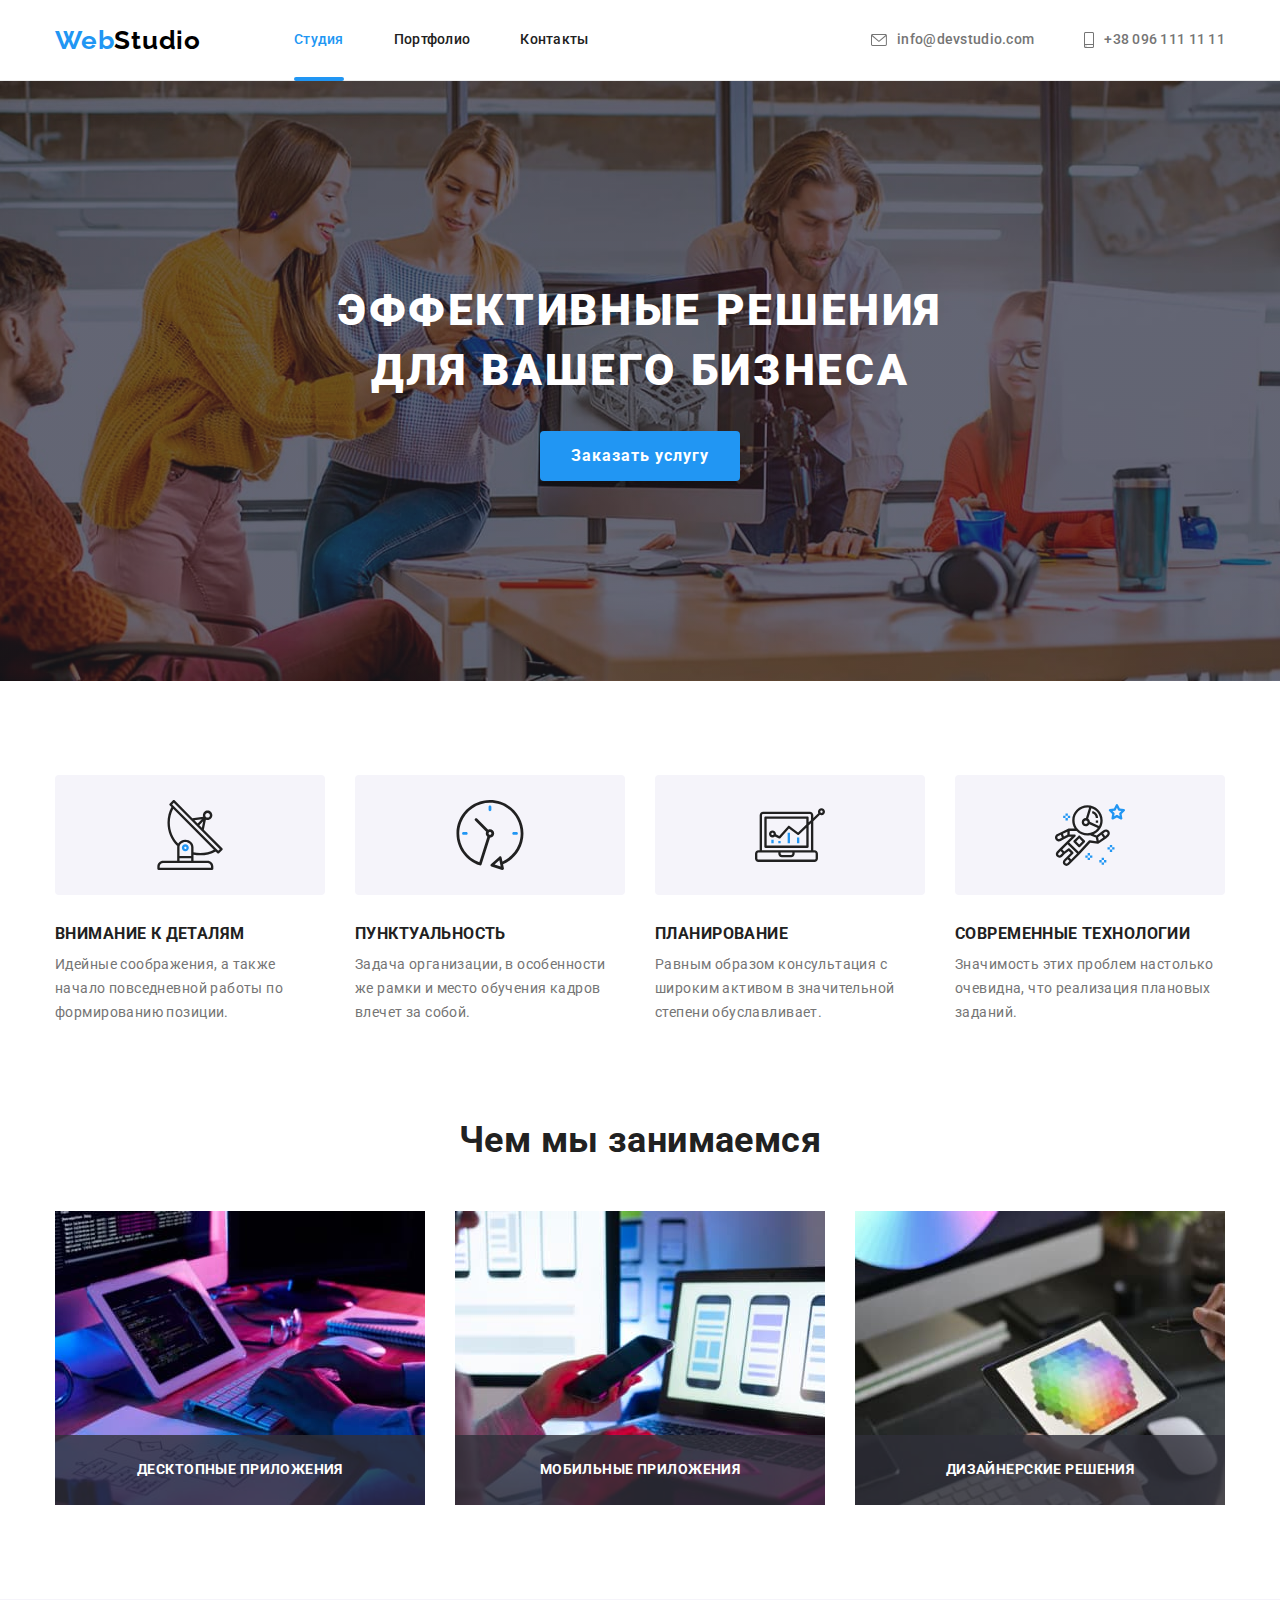
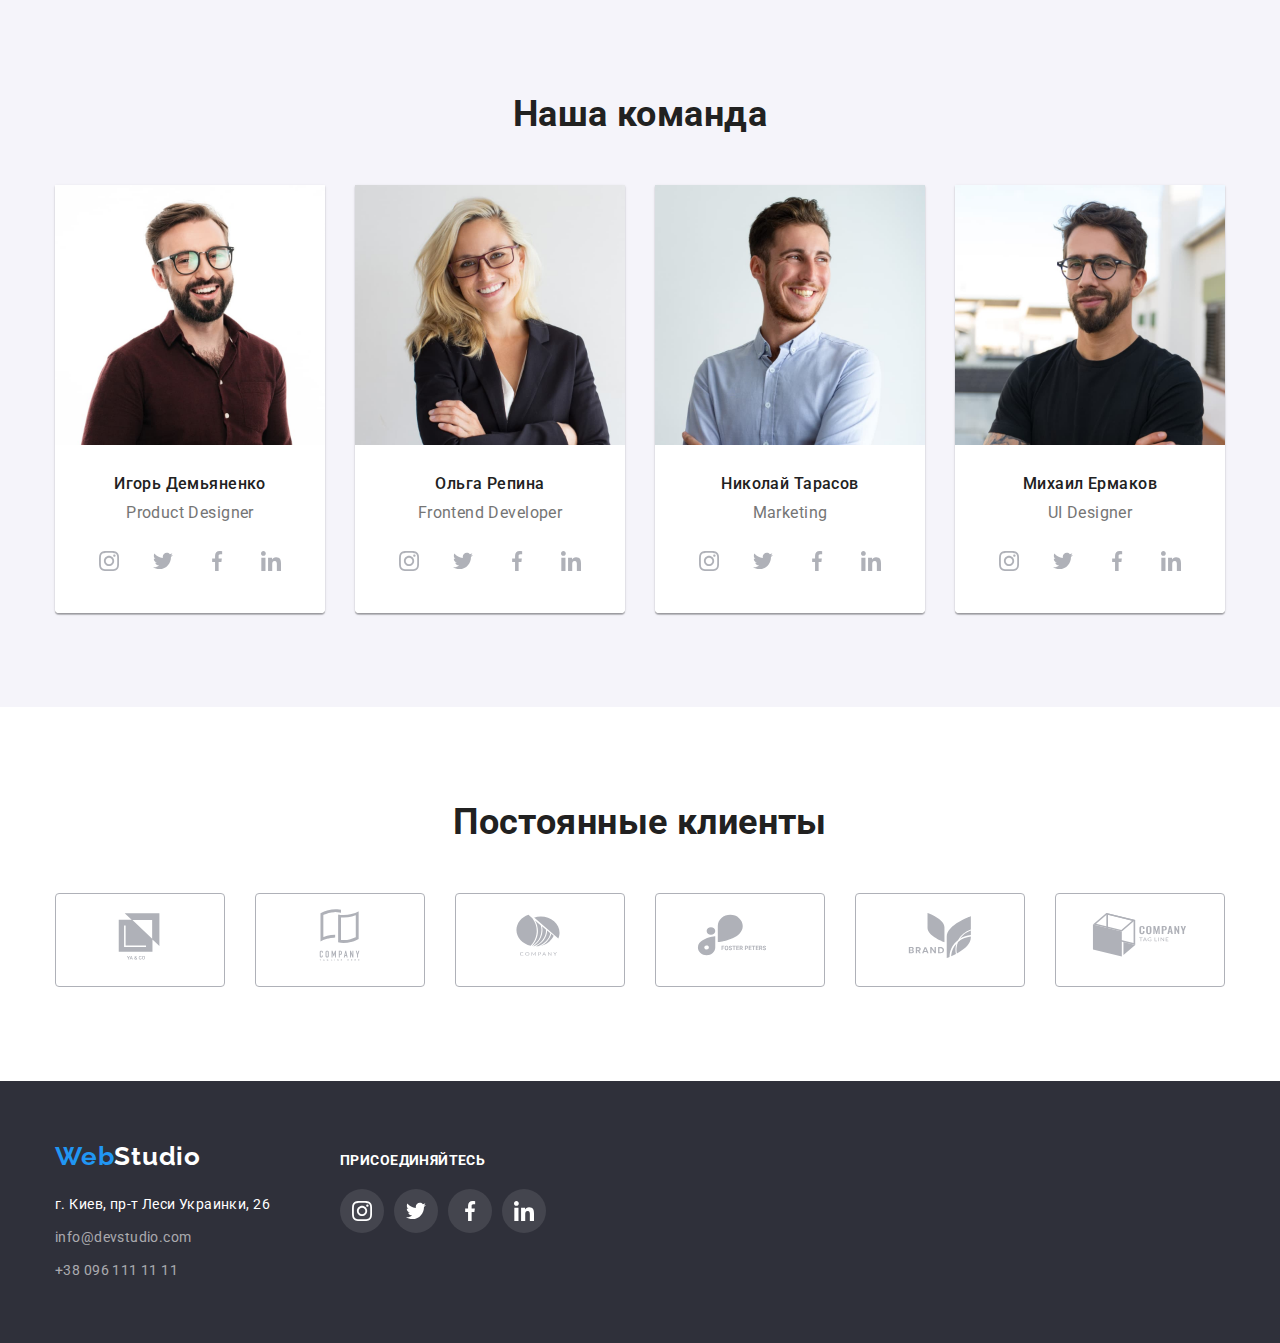
<file: index.html>
<!DOCTYPE html>
<html lang="ru">
  <head>
    <meta charset="UTF-8" />
    <meta http-equiv="X-UA-Compatible" content="IE=edge" />
    <meta name="viewport" content="width=device-width, initial-scale=1.0" />
    <title>Document</title>
    <link
      rel="stylesheet"
      href="https://cdnjs.cloudflare.com/ajax/libs/modern-normalize/1.1.0/modern-normalize.css"
    />
    <link rel="preconnect" href="https://fonts.googleapis.com" />
    <link rel="preconnect" href="https://fonts.gstatic.com" crossorigin />
    <link
      href="https://fonts.googleapis.com/css2?family=Raleway:wght@700&family=Roboto:wght@400;500;700;900&display=swap"
      rel="stylesheet"
    />
    <link rel="stylesheet" href="./css/styles.css" />
  </head>
  <body>
    <header class="header">
      <div class="container">
        <nav class="header-navigation">
          <a class="blue-logo" href="">Web<span class="logo">Studio</span> </a>
          <ul class="nav">
            <li class="nav-item">
              <a class="nav-link current" href="./index.html">Студия</a>
            </li>
            <li class="nav-item">
              <a class="nav-link" href="./portfolio.html">Портфолио</a>
            </li>
            <li class="nav-item">
              <a class="nav-link" href="">Контакты</a>
            </li>
          </ul>
        </nav>
        <ul class="contacts">
          <li class="contacts-item">
            <a class="contacts-link" href="mailto:info@devstudio.com">
              <svg class="nav-contacts-icon" width="16" height="12">
                <use href="./images/sprite.svg#icon-envelope"></use>
              </svg>
              info@devstudio.com
            </a>
          </li>
          <li class="contacts-item">
            <a class="contacts-link" href="tel:+380961111111">
              <svg class="nav-contacts-icon" width="10" height="16">
                <use href="./images/sprite.svg#icon-smartphone"></use>
              </svg>
              +38 096 111 11 11
            </a>
          </li>
        </ul>
      </div>
    </header>
    <main>
      <section class="hero">
        <div class="container">
          <h1 class="hero-title">
            Эффективные решения <br />
            для вашего бизнеса
          </h1>
          <button class="hero-btn" type="button" data-modal-open>Заказать услугу</button>
        </div>
      </section>
      <section class="section">
        <div class="container">
          <h2 class="visually-hidden">Наши преимущества</h2>
          <ul class="features">
            <li class="features-item">
              <div class="features-icon">
                <svg width="70" height="70">
                  <use href="./images/sprite.svg#icon-antenna"></use>
                </svg>
              </div>
              <h3 class="features-title">Внимание к деталям</h3>
              <p class="features-text">
                Идейные соображения, а также начало повседневной работы по формированию позиции.
              </p>
            </li>
            <li class="features-item">
              <div class="features-icon">
                <svg width="70" height="70">
                  <use href="./images/sprite.svg#icon-clock"></use>
                </svg>
              </div>
              <h3 class="features-title">Пунктуальность</h3>
              <p class="features-text">
                Задача организации, в особенности же рамки и место обучения кадров влечет за собой.
              </p>
            </li>
            <li class="features-item">
              <div class="features-icon">
                <svg width="70" height="70">
                  <use href="./images/sprite.svg#icon-diagram"></use>
                </svg>
              </div>
              <h3 class="features-title">Планирование</h3>
              <p class="features-text">
                Равным образом консультация с широким активом в значительной степени обуславливает.
              </p>
            </li>
            <li class="features-item">
              <div class="features-icon">
                <svg width="70" height="70">
                  <use href="./images/sprite.svg#icon-astronaut"></use>
                </svg>
              </div>
              <h3 class="features-title">Современные технологии</h3>
              <p class="features-text">
                Значимость этих проблем настолько очевидна, что реализация плановых заданий.
              </p>
            </li>
          </ul>
        </div>
      </section>
      <section class="work-section section">
        <div class="container">
          <h2 class="second-title">Чем мы занимаемся</h2>
          <ul class="works">
            <li class="works-item">
              <img src="./images/image1.jpg" alt="Написание кода" width="370" height="294" />
              <div class="picture-caption">
                <h3 class="caption-title">Десктопные приложения</р>
              </div>
            </li>
            <li class="works-item">
              <img src="./images/image2.jpg" alt="Разработка приложений" width="370" height="294" />
              <div class="picture-caption">
              <h3 class="caption-title">Мобильные приложения</h3>
            </div>
            </li>
            <li class="works-item">
              <img src="./images/image3.jpg" alt="Оформление" width="370" height="294" />
              <div class="picture-caption">
              <h3 class="caption-title">Дизайнерские решения</h3>
            </div>
            </li>
          </ul>
        </div>
      </section>
      <section class="team-section section">
        <div class="container">
          <h2 class="second-title">Наша команда</h2>
          <ul class="team">
            <li class="team-item">
              <img src="./images/photo1.jpg" alt="Игорь Демьяненко" width="270" height="260" />
              <div class="description-block">
                <h3 class="team-title">Игорь Демьяненко</h3>
                <p class="team-text">Product Designer</p>
                <ul class="master-socials socials-list">
                  <li class="socials-item">
                    <a href="" class="socials-link">
                      <svg class="socials-icon" width="20" height="20">
                        <use href="./images/sprite.svg#icon-instagram"></use>
                      </svg>
                    </a>
                  </li>
                  <li class="socials-item">
                    <a href="" class="socials-link">
                      <svg class="socials-icon" width="20" height="20">
                        <use href="./images/sprite.svg#icon-twitter"></use>
                      </svg>
                    </a>
                  </li>
                  <li class="socials-item">
                    <a href="" class="socials-link">
                      <svg class="socials-icon" width="20" height="20">
                        <use href="./images/sprite.svg#icon-facebook"></use>
                      </svg>
                    </a>
                  </li>
                  <li class="socials-item">
                    <a href="" class="socials-link">
                      <svg class="socials-icon" width="20" height="20">
                        <use href="./images/sprite.svg#icon-linkedin"></use>
                      </svg>
                    </a>
                  </li>
                </ul>
              </div>
            </li>
            <li class="team-item">
              <img src="./images/photo2.jpg" alt="Ольга Репина" width="270" height="260" />
              <div class="description-block">
                <h3 class="team-title">Ольга Репина</h3>
                <p class="team-text">Frontend Developer</p>
                <ul class="master-socials socials-list">
                  <li class="socials-item">
                    <a href="" class="socials-link">
                      <svg class="socials-icon" width="20" height="20">
                        <use href="./images/sprite.svg#icon-instagram"></use>
                      </svg>
                    </a>
                  </li>
                  <li class="socials-item">
                    <a href="" class="socials-link">
                      <svg class="socials-icon" width="20" height="20">
                        <use href="./images/sprite.svg#icon-twitter"></use>
                      </svg>
                    </a>
                  </li>
                  <li class="socials-item">
                    <a href="" class="socials-link">
                      <svg class="socials-icon" width="20" height="20">
                        <use href="./images/sprite.svg#icon-facebook"></use>
                      </svg>
                    </a>
                  </li>
                  <li class="socials-item">
                    <a href="" class="socials-link">
                      <svg class="socials-icon" width="20" height="20">
                        <use href="./images/sprite.svg#icon-linkedin"></use>
                      </svg>
                    </a>
                  </li>
                </ul>
              </div>
            </li>
            <li class="team-item">
              <img src="./images/photo3.jpg" alt="Николай Тарасов" width="270" height="260" />
              <div class="description-block">
                <h3 class="team-title">Николай Тарасов</h3>
                <p class="team-text">Marketing</p>
                <ul class="master-socials socials-list">
                  <li class="socials-item">
                    <a href="" class="socials-link">
                      <svg class="socials-icon" width="20" height="20">
                        <use href="./images/sprite.svg#icon-instagram"></use>
                      </svg>
                    </a>
                  </li>
                  <li class="socials-item">
                    <a href="" class="socials-link">
                      <svg class="socials-icon" width="20" height="20">
                        <use href="./images/sprite.svg#icon-twitter"></use>
                      </svg>
                    </a>
                  </li>
                  <li class="socials-item">
                    <a href="" class="socials-link">
                      <svg class="socials-icon" width="20" height="20">
                        <use href="./images/sprite.svg#icon-facebook"></use>
                      </svg>
                    </a>
                  </li>
                  <li class="socials-item">
                    <a href="" class="socials-link">
                      <svg class="socials-icon" width="20" height="20">
                        <use href="./images/sprite.svg#icon-linkedin"></use>
                      </svg>
                    </a>
                  </li>
                </ul>
              </div>
            </li>
            <li class="team-item">
              <img src="./images/photo4.jpg" alt="Михаил Ермаков" width="270" height="260" />
              <div class="description-block">
                <h3 class="team-title">Михаил Ермаков</h3>
                <p class="team-text">UI Designer</p>
                <ul class="socials-list">
                  <li class="socials-item">
                    <a href="" class="socials-link">
                      <svg class="socials-icon" width="20" height="20">
                        <use href="./images/sprite.svg#icon-instagram"></use>
                      </svg>
                    </a>
                  </li>
                  <li class="socials-item">
                    <a href="" class="socials-link">
                      <svg class="socials-icon" width="20" height="20">
                        <use href="./images/sprite.svg#icon-twitter"></use>
                      </svg>
                    </a>
                  </li>
                  <li class="socials-item">
                    <a href="" class="socials-link">
                      <svg class="socials-icon" width="20" height="20">
                        <use href="./images/sprite.svg#icon-facebook"></use>
                      </svg>
                    </a>
                  </li>
                  <li class="socials-item">
                    <a href="" class="socials-link">
                      <svg class="socials-icon" width="20" height="20">
                        <use href="./images/sprite.svg#icon-linkedin"></use>
                      </svg>
                    </a>
                  </li>
                </ul>
              </div>
            </li>
          </ul>
        </div>
      </section>
      <section class="section">
        <div class="container">
          <h2 class="second-title">Постоянные клиенты</h2>
          <ul class="clients">
            <li class="clients-item">
              <a class="clients-link" href="">
                <svg class="clients-icon" width="106" height="60">
                  <use href="./images/sprite.svg#icon-logo-one"></use>
                </svg>
              </a>
            </li>
            <li class="clients-item">
              <a class="clients-link" href="">
                <svg class="clients-icon" width="106" height="60">
                  <use href="./images/sprite.svg#icon-logo-two"></use>
                </svg>
              </a>
            </li>
            <li class="clients-item">
              <a class="clients-link" href="">
                <svg class="clients-icon" width="106" height="60">
                  <use href="./images/sprite.svg#icon-logo-three"></use>
                </svg>
              </a>
            </li>
            <li class="clients-item">
              <a class="clients-link" href="">
                <svg class="clients-icon" width="106" height="60">
                  <use href="./images/sprite.svg#icon-logo-four"></use>
                </svg>
              </a>
            </li>
            <li class="clients-item">
              <a class="clients-link" href="">
                <svg class="clients-icon link" width="106" height="60">
                  <use href="./images/sprite.svg#icon-logo-five"></use>
                </svg>
              </a>
            </li>
            <li class="clients-item">
              <a class="clients-link" href="">
                <svg class="clients-icon link" width="106" height="60">
                  <use href="./images/sprite.svg#icon-logo-six"></use>
                </svg>
              </a>
            </li>
          </ul>
        </div>
      </section>
    </main>

    <footer class="footer">
      <div class="container footer-container">
        <div class="logo-container">
          <a class="blue-logo" href="">Web<span class="white-logo">Studio</span> </a>
          <address class="address">
            <ul class="list">
              <li class="address-item">
                <a
                  class="address-map"
                  href="https://goo.gl/maps/dqnTAqHNVVHQZRsw9"
                  target="_blank"
                  rel="noopener noreferrer"
                  >г. Киев, пр-т Леси Украинки, 26</a
                >
              </li>
              <li class="address-item">
                <a class="address-link" href="mailto:info@devstudio.com">info@devstudio.com</a>
              </li>
              <li class="address-item">
                <a class="address-link" href="tel:+380961111111">+38 096 111 11 11</a>
              </li>
            </ul>
          </address>
        </div>
        <div>
          <p class="footer-text">присоединяйтесь</p>
          <ul class="socials-list">
            <li class="socials-item">
              <a class="socials-link-footer" href="">
                <svg class="icon-socials" width="20" height="20">
                  <use href="./images/sprite.svg#icon-instagram"></use>
                </svg>
              </a>
            </li>
            <li class="socials-item">
              <a class="socials-link-footer" href="">
                <svg class="icon-socials" width="20" height="20">
                  <use href="./images/sprite.svg#icon-twitter"></use>
                </svg>
              </a>
            </li>
            <li class="socials-item">
              <a class="socials-link-footer" href="">
                <svg class="icon-socials" width="20" height="20">
                  <use href="./images/sprite.svg#icon-facebook"></use>
                </svg>
              </a>
            </li>
            <li class="socials-item">
              <a class="socials-link-footer" href="">
                <svg class="icon-socials" width="20" height="20">
                  <use href="./images/sprite.svg#icon-linkedin"></use>
                </svg>
              </a>
            </li>
          </ul>
        </div>
      </div>
    </footer>
    <div class="backdrop is-hidden" data-modal>
      <div class="modal">
        <button type="button" class="btn-open" data-modal-close>
          <svg class="icon-btn" width="18" height="18">
            <use href="./images/sprite.svg#icon-close"></use>
          </svg>
        </button>
      </div>
    </div>
    <script src="./js/modal.js"></script>
  </body>
</html>
</file>
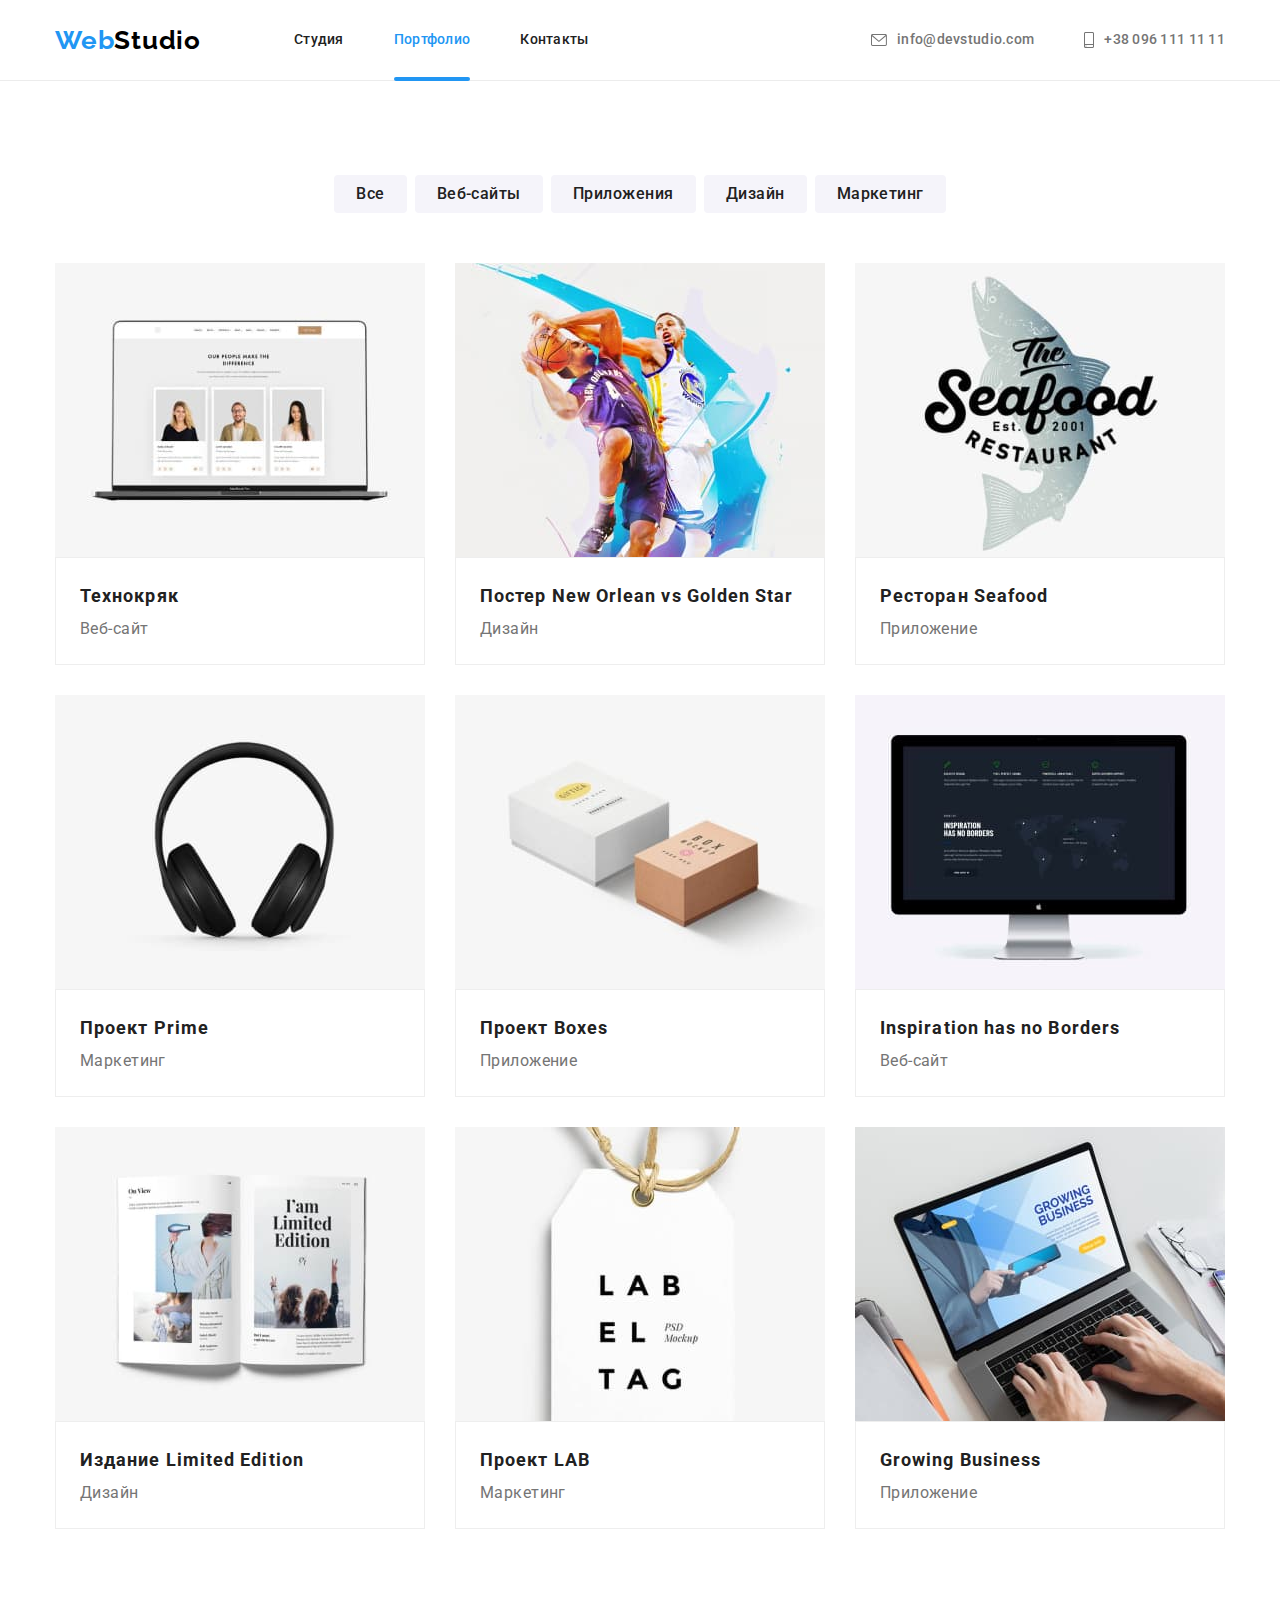
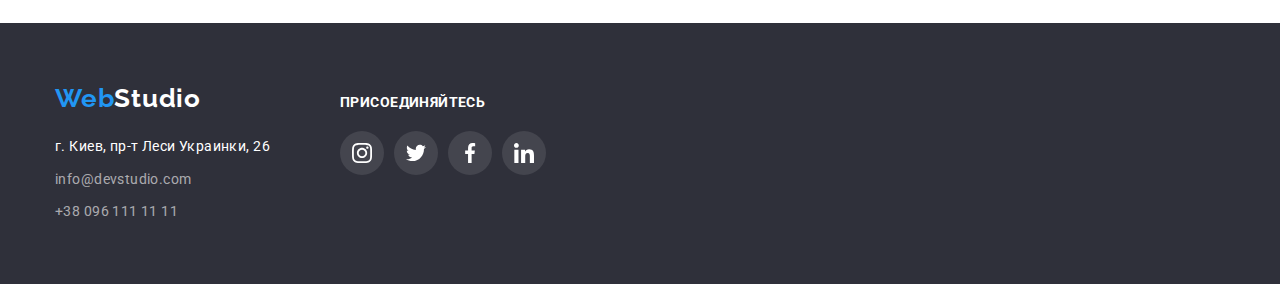
<file: portfolio.html>
<!DOCTYPE html>
<html lang="ru">
  <head>
    <meta charset="UTF-8" />
    <meta http-equiv="X-UA-Compatible" content="IE=edge" />
    <meta name="viewport" content="width=device-width, initial-scale=1.0" />
    <title>Document</title>
    <link
      rel="stylesheet"
      href="https://cdnjs.cloudflare.com/ajax/libs/modern-normalize/1.1.0/modern-normalize.css"
    />
    <link rel="preconnect" href="https://fonts.googleapis.com" />
    <link rel="preconnect" href="https://fonts.gstatic.com" crossorigin />
    <link
      href="https://fonts.googleapis.com/css2?family=Raleway:wght@700&family=Roboto:wght@400;500;700;900&display=swap"
      rel="stylesheet"
    />
    <link rel="stylesheet" href="./css/styles.css" />
  </head>
  <body>
    <header class="header">
      <div class="container">
        <nav class="header-navigation">
          <a class="blue-logo" href="">Web<span class="logo">Studio</span> </a>
          <ul class="nav">
            <li class="nav-item">
              <a class="nav-link" href="./index.html">Студия</a>
            </li>
            <li class="nav-item">
              <a class="nav-link current" href="./portfolio.html">Портфолио</a>
            </li>
            <li class="nav-item">
              <a class="nav-link" href="">Контакты</a>
            </li>
          </ul>
        </nav>
        <ul class="contacts">
          <li class="contacts-item">
            <a class="contacts-link" href="mailto:info@devstudio.com">
              <svg class="nav-contacts-icon" width="16" height="12">
                <use href="./images/sprite.svg#icon-envelope"></use>
              </svg>
              info@devstudio.com
            </a>
          </li>
          <li class="contacts-item">
            <a class="contacts-link" href="tel:+380961111111">
              <svg class="nav-contacts-icon" width="10" height="16">
                <use href="./images/sprite.svg#icon-smartphone"></use>
              </svg>
              +38 096 111 11 11
            </a>
          </li>
        </ul>
      </div>
    </header>
    <main>
      <section class="section">
        <div class="container">
          <h1 class="visually-hidden">Примеры работ</h1>
          <ul class="filter">
            <li class="filter-item"><button class="filter-btn" type="button">Все</button></li>
            <li class="filter-item">
              <button class="filter-btn" type="button">Веб-сайты</button>
            </li>
            <li class="filter-item">
              <button class="filter-btn" type="button">Приложения</button>
            </li>
            <li class="filter-item">
              <button class="filter-btn" type="button">Дизайн</button>
            </li>
            <li class="filter-item">
              <button class="filter-btn" type="button">Маркетинг</button>
            </li>
          </ul>
          <ul class="gallery">
            <li class="gallery-item">
              <a class="gallery-link" href="">
                <div class="products-overlay">
                  <img src="./images/img1.jpg" alt="Веб сайт" width="370" height="294" />
                  <p class="products-text">
                    Технокряк это современная площадка распространения коронавируса. Компании
                    используют эту платформу для цифрового шпионажа и атак на защищённые сервера
                    конкурентов.
                  </p>
                </div>
                <div class="text-block">
                  <h2 class="gallery-title">Технокряк</h2>
                  <p class="gallery-text">Веб-сайт</p>
                </div>
              </a>
            </li>
            <li class="gallery-item">
              <a class="gallery-link" href="">
                <div class="products-overlay">
                  <img src="./images/img2.jpg" alt="Баскетбол" width="370" height="294" />
                  <p class="products-text">
                    Lorem ipsum dolor sit amet consectetur adipisicing elit. Maiores iste repellat
                    quaerat voluptatem tempora nam. Sequi debitis cupiditate minus.
                  </p>
                </div>
                <div class="text-block">
                  <h2 class="gallery-title">Постер New Orlean vs Golden Star</h2>
                  <p class="gallery-text">Дизайн</p>
                </div>
              </a>
            </li>
            <li class="gallery-item">
              <a class="gallery-link" href="">
                <div class="products-overlay">
                  <img src="./images/img3.jpg" alt="Логотип ресторана" width="370" height="294" />
                  <p class="products-text">
                    Lorem ipsum dolor sit amet consectetur adipisicing elit. Maiores iste repellat
                    quaerat voluptatem tempora nam. Sequi debitis cupiditate minus.
                  </p>
                </div>
                <div class="text-block">
                  <h2 class="gallery-title">Ресторан Seafood</h2>
                  <p class="gallery-text">Приложение</p>
                </div>
              </a>
            </li>
            <li class="gallery-item">
              <a class="gallery-link" href="">
                <div class="products-overlay">
                  <img src="./images/img4.jpg" alt="Наушники" width="370" height="294" />
                  <p class="products-text">
                    Lorem ipsum dolor sit amet consectetur adipisicing elit. Maiores iste repellat
                    quaerat voluptatem tempora nam. Sequi debitis cupiditate minus.
                  </p>
                </div>
                <div class="text-block">
                  <h2 class="gallery-title">Проект Prime</h2>
                  <p class="gallery-text">Маркетинг</p>
                </div>
              </a>
            </li>
            <li class="gallery-item">
              <a class="gallery-link link" href="">
                <div class="products-overlay">
                  <img src="./images/img5.jpg" alt="Коробки" width="370" height="294" />
                  <p class="products-text">
                    Lorem ipsum dolor sit amet consectetur adipisicing elit. Maiores iste repellat
                    quaerat voluptatem tempora nam. Sequi debitis cupiditate minus.
                  </p>
                </div>
                <div class="text-block">
                  <h2 class="gallery-title">Проект Boxes</h2>
                  <p class="gallery-text">Приложение</p>
                </div>
              </a>
            </li>
            <li class="gallery-item">
              <a class="gallery-link" href="">
                <div class="products-overlay">
                  <img src="./images/img6.jpg" alt="Монитор" width="370" height="294" />
                  <p class="products-text">
                    Lorem ipsum dolor sit amet consectetur adipisicing elit. Maiores iste repellat
                    quaerat voluptatem tempora nam. Sequi debitis cupiditate minus.
                  </p>
                </div>
                <div class="text-block">
                  <h2 class="gallery-title">Inspiration has no Borders</h2>
                  <p class="gallery-text">Веб-сайт</p>
                </div>
              </a>
            </li>
            <li class="gallery-item">
              <a class="gallery-link" href="">
                <div class="products-overlay">
                  <img src="./images/img7.jpg" alt="Книга" width="370" height="294" />
                  <p class="products-text">
                    Lorem ipsum dolor sit amet consectetur adipisicing elit. Maiores iste repellat
                    quaerat voluptatem tempora nam. Sequi debitis cupiditate minus.
                  </p>
                </div>
                <div class="text-block">
                  <h2 class="gallery-title">Издание Limited Edition</h2>
                  <p class="gallery-text">Дизайн</p>
                </div>
              </a>
            </li>
            <li class="gallery-item">
              <a class="gallery-link" href="">
                <div class="products-overlay">
                  <img src="./images/img8.jpg" alt="Этикетка" width="370" height="294" />
                  <p class="products-text">
                    Lorem ipsum dolor sit amet consectetur adipisicing elit. Maiores iste repellat
                    quaerat voluptatem tempora nam. Sequi debitis cupiditate minus.
                  </p>
                </div>
                <div class="text-block">
                  <h2 class="gallery-title">Проект LAB</h2>
                  <p class="gallery-text">Маркетинг</p>
                </div>
              </a>
            </li>
            <li class="gallery-item">
              <a class="gallery-link" href="">
                <div class="products-overlay">
                  <img src="./images/img9.jpg" alt="Ноутбук" width="370" height="294" />
                  <p class="products-text">
                    Lorem ipsum dolor sit amet consectetur adipisicing elit. Maiores iste repellat
                    quaerat voluptatem tempora nam. Sequi debitis cupiditate minus.
                  </p>
                </div>
                <div class="text-block">
                  <h2 class="gallery-title">Growing Business</h2>
                  <p class="gallery-text">Приложение</p>
                </div>
              </a>
            </li>
          </ul>
        </div>
      </section>
    </main>
    <footer class="footer">
      <div class="container footer-container">
        <div class="logo-container">
          <a class="blue-logo" href="">Web<span class="white-logo">Studio</span> </a>
          <address class="address">
            <ul class="list">
              <li class="address-item">
                <a
                  class="address-map"
                  href="https://goo.gl/maps/dqnTAqHNVVHQZRsw9"
                  target="_blank"
                  rel="noopener noreferrer"
                  >г. Киев, пр-т Леси Украинки, 26</a
                >
              </li>
              <li class="address-item">
                <a class="address-link" href="mailto:info@devstudio.com">info@devstudio.com</a>
              </li>
              <li class="address-item">
                <a class="address-link" href="tel:+380961111111">+38 096 111 11 11</a>
              </li>
            </ul>
          </address>
        </div>
        <div>
          <p class="footer-text">присоединяйтесь</p>
          <ul class="socials-list">
            <li class="socials-item">
              <a class="socials-link-footer" href="">
                <svg class="icon-socials" width="20" height="20">
                  <use href="./images/sprite.svg#icon-instagram"></use>
                </svg>
              </a>
            </li>
            <li class="socials-item">
              <a class="socials-link-footer" href="">
                <svg class="icon-socials" width="20" height="20">
                  <use href="./images/sprite.svg#icon-twitter"></use>
                </svg>
              </a>
            </li>
            <li class="socials-item">
              <a class="socials-link-footer" href="">
                <svg class="icon-socials" width="20" height="20">
                  <use href="./images/sprite.svg#icon-facebook"></use>
                </svg>
              </a>
            </li>
            <li class="socials-item">
              <a class="socials-link-footer" href="">
                <svg class="icon-socials" width="20" height="20">
                  <use href="./images/sprite.svg#icon-linkedin"></use>
                </svg>
              </a>
            </li>
          </ul>
        </div>
      </div>
    </footer>
  </body>
</html>
</file>
<file: css/styles.css>
:root {
  --white-text-color: #ffffff;
  --title-color: #212121;
  --blue-color: #2196f3;
  --main-text-color: #757575;
  --btn-bcgrnd-color: #f5f4fa;
  --card-set-gap: 30px;
}
body {
  font-family: 'Roboto', sans-serif;
  background-color: #ffffff;
  font-size: 14px;
  line-height: 1.71;
  letter-spacing: 0.03em;
  color: var(--main-text-color);
}
p,
h1,
h2,
h3,
h4,
h5,
h6 {
  margin-top: 0;
  margin-bottom: 0;
}
ul {
  margin-top: 0;
  margin-bottom: 0;
  padding-left: 0;
  list-style: none;
}
a {
  text-decoration: none;
}
img{
  display: block;
  max-width: 100%;
  height: auto;
}

.container {
  width: 1200px;
  padding-left: 15px;
  padding-right: 15px;
  margin: 0 auto;
}

.section {
  padding: 94px 0;
}
.header {
  border-bottom: 1px solid #ececec;
}
.nav {
  display: flex;
}
.nav-item:not(:last-child) {
  margin-right: 50px;
}
.header-navigation {
  display: flex;
  align-items: center;
  
}

.header .container {
  display: flex;
  align-items: center;
}
.blue-logo {
  font-family: 'Raleway', sans-serif;
  font-weight: 700;
  font-size: 26px;
  line-height: 1.19;
  letter-spacing: 0.03em;
  color: var(--blue-color);
}
.header-navigation .blue-logo {
  margin-right: 93px;
}
.logo {
  color: #000000;
}
.nav-link {
  position: relative;
  display: block;
  font-weight: 500;
  line-height: 1.14;
  letter-spacing: 0.02em;
  color: var(--title-color);
  padding-top: 32px;
  padding-bottom: 32px;
  transition: color 250ms cubic-bezier(0.4, 0, 0.2, 1);

}
.nav-link:hover,
.nav-link:focus {
  color: var(--blue-color);
}
.current {
  color: var(--blue-color);
}
.current::after{
  content: '';
  position: absolute;
  display: block;
  background-color: var(--blue-color);
  width: 100%;
  height: 4px;
  border-radius: 2px;
  top: calc(100% - 3px);
}
.contacts {
  display: flex;
  margin-left: auto;
  }
.contacts-link {
  display: flex;
  font-weight: 500;
  line-height: 1.14;
  letter-spacing: 0.02em;
  color: var(--main-text-color);
  padding-top: 32px;
  padding-bottom: 32px;
  align-items: center;
  transition: color 250ms cubic-bezier(0.4, 0, 0.2, 1);
}
.contacts-item:not(:last-child) {
  margin-right: 50px;
}
.contacts-link:hover,
.contacts-link:focus {
  color: var(--blue-color);
}

.nav-contacts-icon{
  display: block;
  fill: currentColor;
  margin-right: 10px;
}

/* Hero */

.hero {
  background-color: #2f303a;
  padding-top: 200px;
  padding-bottom: 200px;
  background-image: linear-gradient(rgba(47, 48, 58, 0.4), rgba(47, 48, 58, 0.4)), url(../images/bg.jpg);
  background-repeat: no-repeat;
  background-position: center;
  background-size:cover;
  max-width: 1600px;
  margin-right: auto;
  margin-left: auto;
}
.hero-title {
  font-weight: 900;
  font-size: 44px;
  line-height: 1.36;
  letter-spacing: 0.06em;
  text-transform: uppercase;
  color: var(--white-text-color);
  text-align: center;
  margin-bottom: 30px;
}
.hero-btn {
  display: block;
  width: 200px;
  height: 50px;
  font-weight: 700;
  font-size: 16px;
  line-height: 1.88;
  letter-spacing: 0.06em;
  color: var(--white-text-color);
  background-color: var(--blue-color);
  cursor: pointer;
  margin-left: auto;
  margin-right: auto;
  border-style: none;
  border-radius: 4px;
  box-shadow: 0px 4px 4px rgba(0, 0, 0, 0.15);
  transition: background-color 250ms cubic-bezier(0.4, 0, 0.2, 1);
}
}
.hero-btn:hover,
.hero-btn:focus {
  color: var(--white-text-color);
  background-color: #188ce8;
}

/* Features */

.visually-hidden {
  position: absolute;
  clip: rect(0 0 0 0);
  width: 1px;
  height: 1px;
  margin: -1px;
  …
}

.features {
  display: flex;
}

.features-item {
  width: 270px;
}

.features-item:not(:last-child) {
  margin-right: 30px;
}
.features-icon{
  display: flex;
  align-items: center;
  justify-content: center;
  margin-bottom: 30px;
  width: 270px;
  height: 120px;
  background-color: var(--btn-bcgrnd-color);
  border-radius: 4px;
}
.features-title {
  margin-bottom: 10px;
}
.features-title {
  font-weight: 700;
  line-height: 1.14;
  text-transform: uppercase;
  color: var(--title-color);
}

/* Works */

.work-section{
  padding-top: 0;
}
.second-title {
  font-weight: 700;
  font-size: 36px;
  line-height: 1.17;
  color: var(--title-color);
  text-align: center;
  margin-bottom: 50px;
}
.works {
  display: flex;
}
.works-item{
  position: relative;
}

.works-item:not(:last-child) {
  margin-right: 30px;
}
.picture-caption {
  position: absolute;
  display: flex;
  justify-content: center;
  align-items: center;
  bottom: 0;
  left: 0;
  background-color: rgba(47, 48, 58, 0.8);
  width: 100%;
  height: 70px;
}

.caption-title {
  font-weight: 700;
  font-size: 14px;
  line-height: 1.14;
  text-transform: uppercase;
  color: var(--white-text-color);
}
/* Team */

.team-section {
  background-color: #f5f4fa;
 }
.team-title {
  font-weight: 500;
  font-size: 16px;
  line-height: 1.18;
  color: var(--title-color);
  margin-bottom: 10px;
  text-align: center;
}
.team {
  display: flex;
}
.team-item {
  background: #ffffff;
  box-shadow: 0px 1px 3px rgba(0, 0, 0, 0.12), 0px 1px 1px rgba(0, 0, 0, 0.14),
    0px 2px 1px rgba(0, 0, 0, 0.2);
  border-radius: 0px 0px 4px 4px;
}
.team-item:not(:last-child) {
  margin-right: 30px;
}
.team-text {
  font-size: 16px;
  line-height: 1.18;
  text-align: center;
  margin-bottom: 16px;
  }

.description-block{
  padding: 30px 0;
  background-color: var(--white-text-color);
  border-radius: 0px 0px 4px 4px;
}
.socials-list{
  display: flex;
  justify-content: center;
}
.socials-link{
  display: flex;
  align-items: center;
  justify-content: center;
  border-radius: 50%;
  background-color: var(--white-text-color);
  width: 44px;
  height: 44px;
  color: #afb1b8;
  transition: background-color 250ms cubic-bezier(0.4, 0, 0.2, 1);
}
/* .socials-link-footer {
  display: block;
  padding: 12px;
  width: 44px;
  height: 44px;
  border-radius: 50%;
  color: var(--third-text-color);
  background-color: rgba(255, 255, 255, 0.1);
} */
.socials-icon{
  fill: currentColor;
  transition: fill 250ms cubic-bezier(0.4, 0, 0.2, 1);
 
}
 
.socials-link:hover,
.socials-link:focus{
background-color: var(--blue-color);
}
.socials-link:hover .socials-icon,
.socials-link:focus .socials-icon {
  fill: #ffffff;
 }
.socials-icon{
  display: flex;
  
}
.socials-item:not(:last-child) {
  margin-right: 10px;
}

/* Clients */

.clients {
  display: flex;
}
.clients-item:not(:last-child) {
  margin-right: 30px;
}
.clients-link {
  display: block;
  padding: 12px 31px;
  border: 1px solid #afb1b8;
  color: #afb1b8;
  border-radius: 4px;
  transition: border 250ms cubic-bezier(0.4, 0, 0.2, 1);
}
.clients-icon{
  fill: currentColor;
  transition: fill 250ms cubic-bezier(0.4, 0, 0.2, 1);
}
.clients-link:hover,
.clients-link:focus {
  border: 1px solid var(--blue-color);
  
}

.clients-link:hover > .clients-icon,
.clients-link:focus > .clients-icon {
  fill: var(--blue-color);
}


/* Footer */

.footer {
  background-color: #2f303a;
  padding-top: 60px;
  padding-bottom: 60px;
}
.logo-container{
  margin-right: 70px;
}
.footer-container{
  display: flex;
  align-items: baseline;
}

.address {
  font-style: normal;
  margin-top: 20px;
  }
.white-logo {
  color: var(--white-text-color);
}
.address-link:hover,
.address-link:focus {
  color: var(--blue-color);
}
.address-link {
  color: rgba(255, 255, 255, 0.6);
}
.address-map {
  color: var(--white-text-color);
}
.address-map:hover,
.address-map:focus {
  color: var(--blue-color);
}
.address-item:not(:last-child) {
  margin-bottom: 9px;
}
.footer-text {
  font-weight: 700;
  font-size: 14px;
  line-height: 1.14;
  text-transform: uppercase;
  color: var(--white-text-color);
  margin-bottom: 20px;
}
.icon-socials{
  fill: var(--white-text-color);
  transition: fill 250ms cubic-bezier(0.4, 0, 0.2, 1);
}

.socials-link-footer {
  display: block;
  padding: 12px;
  width: 44px;
  height: 44px;
  border-radius: 50%;
  color: var(--third-text-color);
  background-color: rgba(255, 255, 255, 0.1);
  transition: background-color 250ms cubic-bezier(0.4, 0, 0.2, 1);
}

.socials-link-footer:focus,
.socials-link-footer:hover {
  background-color: var(--blue-color);
}


/* Portfolio */

.filter {
  display: flex;
  justify-content: center;
  margin-bottom: 50px;
}
.filter-btn {
  font-weight: 500;
  font-size: 16px;
  height: 38px;
  line-height: 1.62;
  letter-spacing: 0.03em;
  color: var(--title-color);
  background-color: var(--btn-bcgrnd-color);
  border-radius: 4px;
  border-style: none;
  cursor: pointer;
  padding: 6px 22px;
  transition: background-color 250ms cubic-bezier(0.4, 0, 0.2, 1),
    box-shadow 250ms cubic-bezier(0.4, 0, 0.2, 1), color 250ms cubic-bezier(0.4, 0, 0.2, 1);
}

.filter-item:not(:last-child) {
  margin-right: 8px;
}
.filter-btn:hover,
.filter-btn:focus {
  color: var(--white-text-color);
  background-color: var(--blue-color);
  box-shadow: 0px 3px 1px rgba(0, 0, 0, 0.1), 0px 1px 2px rgba(0, 0, 0, 0.08),
    0px 2px 2px rgba(0, 0, 0, 0.12);
  border-radius: 4px;
}
.gallery {
  display: flex;
  flex-wrap: wrap;
  margin-right: calc(-1 * var(--card-set-gap));
  margin-bottom: calc(-1 * var(--card-set-gap));
}
.gallery > .gallery-item {
  flex-basis: calc(100% / 3 - var(--card-set-gap)) ;
  margin-right: var(--card-set-gap);
  margin-bottom: var(--card-set-gap);
}
.gallery-item:nth-child(3n) {
  margin-right: 0;
}
.gallery-link {
  display: block;
  transition: box-shadow 250ms cubic-bezier(0.4, 0, 0.2, 1);
 }
.gallery-link:hover,
.gallery-link:focus {
  box-shadow: 0px 1px 1px rgba(0, 0, 0, 0.12), 0px 4px 4px rgba(0, 0, 0, 0.06),
    1px 4px 6px rgba(0, 0, 0, 0.16);
}
.gallery-title {
  font-size: 18px;
  line-height: 2;
  letter-spacing: 0.06em;
  color: var(--title-color);
}
.products-text{
  position: absolute;
   font-size: 18px;
  line-height: 1.56;
  letter-spacing: 0.03em;
  padding: 63px 24px;
  top: 0;
  left: 0;
  background: rgba(33, 150, 243, 0.9);
  height: 100%;
  color: var(--white-text-color);
  transform: translateY(100%);
  transition: transform 250ms cubic-bezier(0.4, 0, 0.2, 1);
}

.gallery-link:hover .products-text,
.gallery-link:focus .products-text {
  transform: translateY(0%);
}
.gallery-text {
  font-size: 16px;
  line-height: 1.87;
  color: var(--main-text-color);
}


.products-overlay{
  position: relative;
  overflow: hidden;
}
.text-block {
  padding: 20px 24px;
  border: 1px solid #eeeeee;
}
.backdrop{
  position: fixed;
  height: 100vh;
  width: 100vw;
  background: rgba(0, 0, 0, 0.2);
  top: 0;
  transition: opacity 250ms cubic-bezier(0.4, 0, 0.2, 1);
  transition: visibility 250ms cubic-bezier(0.4, 0, 0.2, 1);
 
}
.backdrop.is-hidden .modal {
  transform: translate(-50%, -50%) scale(0);
}

.modal{
  position: absolute;
  width: 528px;
  min-height: 581px;
  background: var(--white-text-color);
  box-shadow: 0px 1px 3px rgba(0, 0, 0, 0.12), 0px 1px 1px rgba(0, 0, 0, 0.14), 0px 2px 1px rgba(0, 0, 0, 0.2);
  border-radius: 4px;
  left: 50%;
  top: 50%;
  transform: translate(-50%, -50%) scale(1);
  transition: transform 250ms cubic-bezier(0.4, 0, 0.2, 1);
}

.btn-open{
  position: absolute;
  display: flex;
  justify-content: center;
  align-items: center;
  left: calc(100% - 38px);
  top: 8px;
  width: 30px;
  height: 30px;
  background-color: var(--white-text-color);
  border: 1px solid rgba(0, 0, 0, 0.1);
  border-radius: 50%;
  cursor: pointer;
}

.backdrop.is-hidden{
  opacity: 0;
  visibility: hidden;
pointer-events: none;
}
</file>
